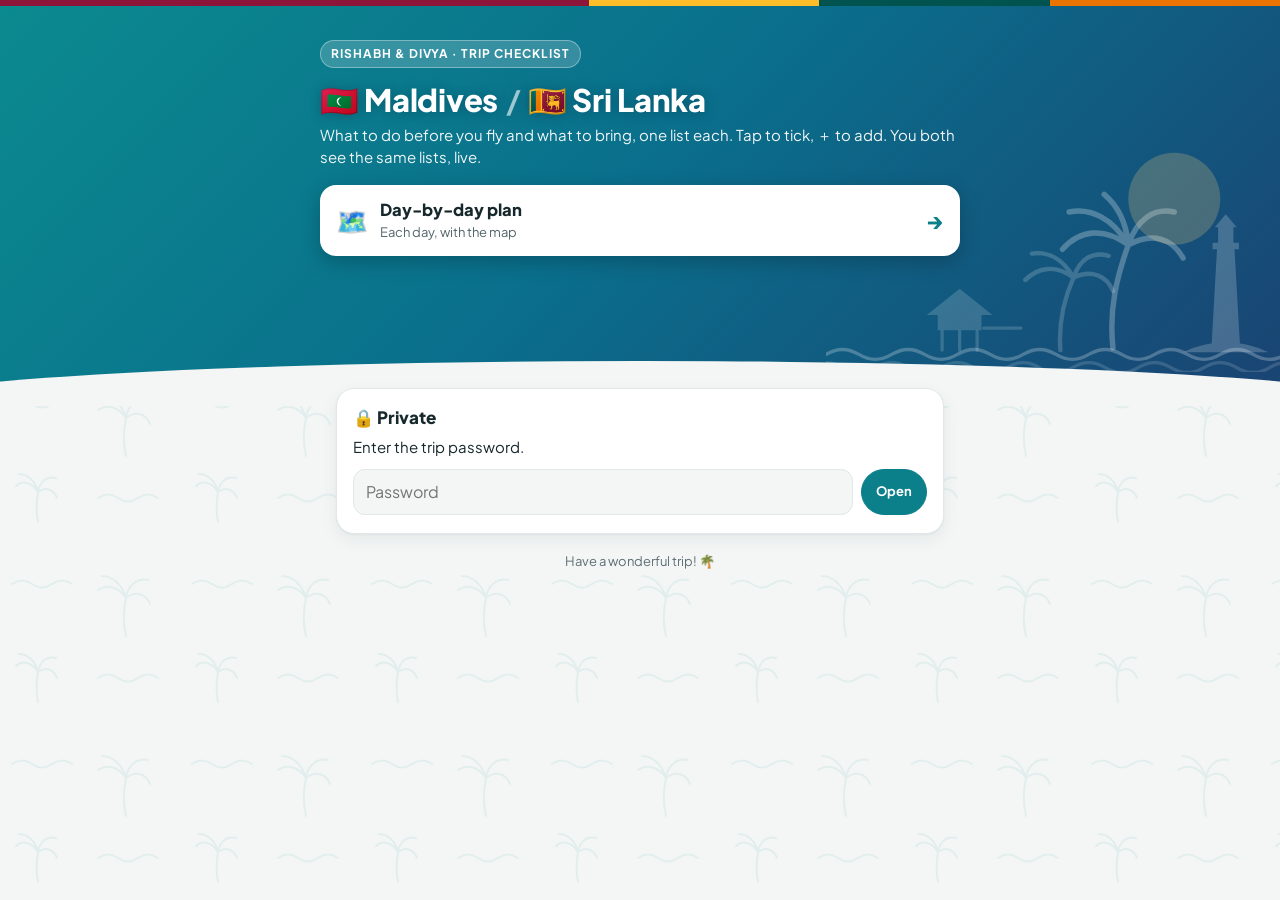
<file: index.html>
<!doctype html>
<html lang="en">
<head>
<meta charset="utf-8">
<meta name="viewport" content="width=device-width, initial-scale=1">
<meta name="robots" content="noindex, nofollow">
<meta name="referrer" content="no-referrer">
<title>Maldives / Sri Lanka: checklist</title>
<link rel="preconnect" href="https://fonts.googleapis.com">
<link rel="preconnect" href="https://fonts.gstatic.com" crossorigin>
<link href="https://fonts.googleapis.com/css2?family=Plus+Jakarta+Sans:wght@400;600;700;800&display=swap" rel="stylesheet">
<link rel="icon" href="data:image/svg+xml,%3Csvg xmlns='http://www.w3.org/2000/svg' viewBox='0 0 100 100'%3E%3Ctext y='.9em' font-size='88'%3E%F0%9F%8C%B4%3C/text%3E%3C/svg%3E">
<link rel="stylesheet" href="style.css?v=7">
</head>
<body>
<div class="hero"><div class="hero-inner">
  <span class="eyebrow">Rishabh &amp; Divya · trip checklist</span>
  <h1 class="trip">🇲🇻 Maldives <span class="sep">/</span> 🇱🇰 Sri Lanka</h1>
  <p>What to do before you fly and what to bring, one list each. Tap to tick, ＋ to add. You both see the same lists, live.</p>
  <a class="cta-hero" href="day-plan.html"><span>🗺️</span><span><b>Day-by-day plan</b><small>Each day, with the map</small></span><span class="arrow">→</span></a>
</div></div>
<main>

<div id="app" hidden>
  <div class="who" role="group" aria-label="Whose list">
    <button type="button" id="who-rishabh" aria-pressed="true">Rishabh<small></small></button>
    <button type="button" id="who-divya" aria-pressed="false">Divya<small></small></button>
  </div>
  <div class="progress"><div class="meter"><span id="meter"></span></div><div class="count" id="count"></div></div>
  <div class="bar">
    <div class="sync" id="sync" role="status">Connecting…</div>
    <button type="button" id="edit" aria-pressed="false">✎ Edit list</button>
  </div>
  <div id="lists"></div>
  <div class="foot-actions"><button type="button" id="untick">Untick everything on this list</button></div>
</div>

<section id="gate" class="gate" hidden>
  <h2>🔒 Private</h2>
  <p id="gate-msg">Enter the trip password.</p>
  <form id="gate-form">
    <input id="gate-input" type="password" autocomplete="current-password" autocapitalize="off" spellcheck="false" placeholder="Password" aria-label="Trip password">
    <button type="submit">Open</button>
  </form>
</section>

<footer>Have a wonderful trip! 🌴<br><button type="button" id="lock" hidden>🔒 Lock on this phone</button></footer>
</main>
<script src="config.js?v=7"></script>
<script src="core.js?v=7"></script>
<script src="app.js?v=7"></script>
</body>
</html>
</file>
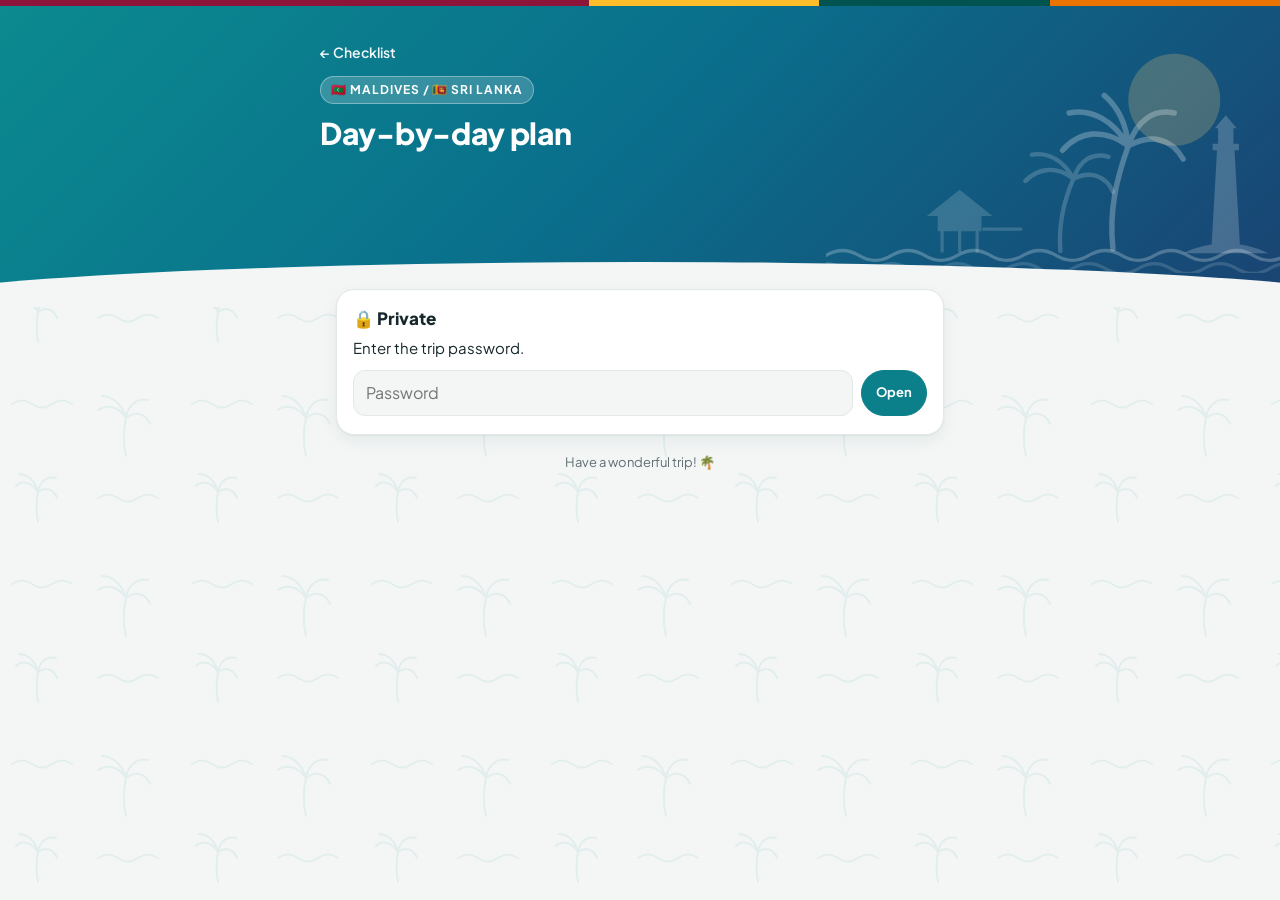
<file: day-plan.html>
<!doctype html>
<html lang="en">
<head>
<meta charset="utf-8">
<meta name="viewport" content="width=device-width, initial-scale=1">
<meta name="robots" content="noindex, nofollow">
<meta name="referrer" content="no-referrer">
<title>Maldives / Sri Lanka: day-by-day plan</title>
<link rel="preconnect" href="https://fonts.googleapis.com">
<link rel="preconnect" href="https://fonts.gstatic.com" crossorigin>
<link href="https://fonts.googleapis.com/css2?family=Plus+Jakarta+Sans:wght@400;600;700;800&display=swap" rel="stylesheet">
<link rel="icon" href="data:image/svg+xml,%3Csvg xmlns='http://www.w3.org/2000/svg' viewBox='0 0 100 100'%3E%3Ctext y='.9em' font-size='88'%3E%F0%9F%8C%B4%3C/text%3E%3C/svg%3E">
<link rel="stylesheet" href="style.css?v=7">
</head>
<body>
<!-- After changing style.css or a .js file, raise the ?v= number on the links below (both pages) so phones load the new copy.
     The plan is not in this page. It is loaded from the database after the password (plan.js).
     To change it: edit ~/sri-lanka-maldives-trip/site-admin/plan.json, then node site-admin/plan.mjs push -->
<div class="hero"><div class="hero-inner">
  <a class="back" href="./">← Checklist</a>
  <div class="eyebrow-row"><span class="eyebrow">🇲🇻 Maldives / 🇱🇰 Sri Lanka</span></div>
  <h1>Day-by-day plan</h1>
  <p id="subtitle"></p>
</div></div>
<main>

<div id="app" hidden>
  <nav class="days" id="days" aria-label="Jump to a day"></nav>
  <div class="sync" id="sync" role="status" hidden></div>
  <div id="plan"></div>
</div>

<section id="gate" class="gate" hidden>
  <h2>🔒 Private</h2>
  <p id="gate-msg">Enter the trip password.</p>
  <form id="gate-form">
    <input id="gate-input" type="password" autocomplete="current-password" autocapitalize="off" spellcheck="false" placeholder="Password" aria-label="Trip password">
    <button type="submit">Open</button>
  </form>
</section>

<footer>Have a wonderful trip! 🌴<br><button type="button" id="lock" hidden>🔒 Lock on this phone</button></footer>
</main>
<script src="config.js?v=7"></script>
<script src="core.js?v=7"></script>
<script src="plan.js?v=7"></script>
</body>
</html>
</file>
<file: style.css>
/* Maldives / Sri Lanka trip site. Based on the Phuket checklist's stylesheet (same cards, rows and day plan),
   with a lagoon palette and the parts the shared bring list needs (person switch, add row, edit mode). */
:root {
  --bg: #f3f6f5;
  --card: #ffffff;
  --ink: #17282d;
  --muted: #5f6f74;
  --line: #e1e8e7;
  --accent: #0b7f8a;
  --accent-soft: #dff1f1;
  --sun: #c9701c;
  --done: #9aa7aa;
  --danger: #b3261e;
  --warn-bg: #fff4e3;
  --warn-ink: #7a4a10;
  --box: #c3cfce;
  --shadow: 0 1px 2px rgba(23, 40, 45, .05), 0 6px 18px rgba(23, 40, 45, .06);
  --hero: linear-gradient(135deg, #0b8a8f 0%, #0a6f8c 48%, #1a4372 100%);
}
@media (prefers-color-scheme: dark) {
  :root {
    --bg: #0e1719;
    --card: #17242a;
    --ink: #e9f1f1;
    --muted: #97a8ab;
    --line: #26363b;
    --accent: #4fc7cf;
    --accent-soft: #143338;
    --sun: #f2a959;
    --done: #63736f;
    --danger: #ff8a80;
    --warn-bg: #33270f;
    --warn-ink: #f2cf94;
    --box: #46595d;
    --shadow: 0 1px 2px rgba(0, 0, 0, .3), 0 6px 18px rgba(0, 0, 0, .25);
    --hero: linear-gradient(135deg, #0a5f66 0%, #0a4e66 48%, #142f52 100%);
  }
}

* { box-sizing: border-box; }
html { -webkit-text-size-adjust: 100%; }
body {
  margin: 0;
  background: var(--bg);
  color: var(--ink);
  font: 16px/1.5 "Plus Jakarta Sans", -apple-system, "Segoe UI", Roboto, Arial, sans-serif;
  -webkit-font-smoothing: antialiased;
}
a { color: var(--accent); }
[hidden] { display: none !important; }

/* Hero */
.hero {
  background: var(--hero);
  color: #fff;
  padding: 34px 16px 64px;
  position: relative;
  overflow: hidden;
}
.hero::after {
  content: "";
  position: absolute;
  left: -10%; right: -10%; bottom: -1px;
  height: 46px;
  background: var(--bg);
  border-radius: 50% 50% 0 0 / 100% 100% 0 0;
}
.hero-inner { max-width: 640px; margin: 0 auto; position: relative; z-index: 1; }
.eyebrow {
  display: inline-block;
  font-size: 12px; font-weight: 700; letter-spacing: .08em; text-transform: uppercase;
  background: rgba(255, 255, 255, .18);
  border: 1px solid rgba(255, 255, 255, .35);
  padding: 4px 10px; border-radius: 999px;
}
.hero h1 { font-size: 30px; line-height: 1.15; margin: 12px 0 6px; font-weight: 800; letter-spacing: -.01em; }
.hero p { margin: 0; opacity: .94; font-size: 15px; }

main { max-width: 640px; margin: -34px auto 0; padding: 0 16px 64px; position: relative; z-index: 2; }

/* Link to the other page */
.cta-hero {
  display: flex; align-items: center; gap: 12px;
  margin-top: 16px; padding: 13px 16px; border-radius: 16px;
  background: #fff; color: #17282d; text-decoration: none;
  box-shadow: 0 6px 20px rgba(0, 0, 0, .22);
}
.cta-hero > span:first-child { font-size: 26px; }
.cta-hero b { display: block; font-size: 16.5px; font-weight: 800; }
.cta-hero small { display: block; font-size: 13px; color: #55666b; margin-top: 1px; }
.cta-hero .arrow { margin-left: auto; font-size: 22px; font-weight: 800; color: #0b7f8a; }
.back { display: inline-block; color: #fff; text-decoration: none; font-weight: 600; font-size: 14px; opacity: .95; }

/* Person switch */
.who {
  display: grid; grid-template-columns: 1fr 1fr; gap: 6px;
  background: var(--card); border: 1px solid var(--line); border-radius: 18px;
  padding: 6px; box-shadow: var(--shadow);
}
.who button {
  margin: 0; border: 0; border-radius: 13px; padding: 10px 8px;
  background: transparent; color: var(--muted);
  font: inherit; font-weight: 800; font-size: 16px; cursor: pointer;
  display: flex; flex-direction: column; align-items: center; gap: 1px;
}
.who button small { font-size: 12px; font-weight: 700; opacity: .85; }
.who button[aria-pressed="true"] { background: var(--accent); color: #fff; }
@media (prefers-color-scheme: dark) { .who button[aria-pressed="true"] { color: #06262a; } }

/* Sticky progress */
.progress {
  position: sticky; top: 10px; z-index: 5;
  background: var(--card);
  border: 1px solid var(--line);
  border-radius: 16px;
  padding: 12px 14px;
  margin-top: 10px;
  box-shadow: var(--shadow);
  display: flex; align-items: center; gap: 12px;
}
.progress .meter { flex: 1; height: 10px; background: var(--line); border-radius: 999px; overflow: hidden; }
.progress .meter span { display: block; height: 100%; width: 0; background: linear-gradient(90deg, var(--sun), var(--accent)); border-radius: 999px; transition: width .35s ease; }
.progress .count { font-size: 13px; font-weight: 700; color: var(--muted); white-space: nowrap; }

/* Status line + edit switch */
.bar { display: flex; align-items: center; justify-content: space-between; gap: 10px; margin: 8px 4px 0; }
.sync { font-size: 12px; font-weight: 700; color: var(--muted); }
.sync.ok { color: var(--accent); }
.sync.warn { color: var(--sun); }
.sync.bad { color: var(--danger); }

button {
  margin: 8px 0 10px; background: transparent;
  border: 1px solid var(--line); color: var(--muted);
  border-radius: 999px; padding: 8px 14px;
  font: inherit; font-size: 13px; font-weight: 700; cursor: pointer;
}
button:hover { border-color: var(--accent); color: var(--accent); }
button:focus-visible, a:focus-visible, input:focus-visible { outline: 2px solid var(--accent); outline-offset: 2px; }
.bar button { margin: 0; padding: 6px 12px; white-space: nowrap; }
body.editing .bar button { background: var(--accent); border-color: var(--accent); color: #fff; }

/* Cards */
section {
  background: var(--card);
  border: 1px solid var(--line);
  border-radius: 18px;
  padding: 16px 16px 8px;
  margin: 16px 0;
  box-shadow: var(--shadow);
}
section h2 {
  font-size: 17px; font-weight: 800; margin: 0 0 6px;
  display: flex; justify-content: space-between; align-items: center; gap: 10px;
}
section h2 small {
  font-size: 12px; font-weight: 700; color: var(--accent);
  background: var(--accent-soft); padding: 3px 9px; border-radius: 999px; white-space: nowrap;
}
section.complete { border-color: var(--accent); }
section.complete h2 small { background: var(--accent); color: #fff; }
@media (prefers-color-scheme: dark) { section.complete h2 small { color: #06262a; } }
.empty { font-size: 14px; color: var(--muted); margin: 2px 0 8px; }

/* Checklist rows */
.row { display: flex; align-items: flex-start; gap: 4px; border-top: 1px solid var(--line); }
.row:first-child { border-top: 0; }
.row label {
  flex: 1; min-width: 0;
  display: flex; gap: 12px; align-items: flex-start;
  padding: 11px 4px; margin: 0 -4px;
  cursor: pointer; border-radius: 10px;
  -webkit-tap-highlight-color: transparent;
}
.row label:active { background: var(--accent-soft); }
input[type=checkbox] {
  appearance: none; -webkit-appearance: none;
  flex: 0 0 24px; width: 24px; height: 24px; margin: 0;
  border: 2px solid var(--box); border-radius: 8px;
  display: grid; place-content: center; cursor: pointer;
  background: var(--card);
  transition: background .15s, border-color .15s, transform .1s;
}
input[type=checkbox]:active { transform: scale(.92); }
input[type=checkbox]::after {
  content: ""; width: 6px; height: 11px;
  border: solid #fff; border-width: 0 2.5px 2.5px 0;
  transform: rotate(45deg) scale(0); margin-top: -2px;
  transition: transform .15s ease;
}
input[type=checkbox]:checked { background: var(--accent); border-color: var(--accent); }
input[type=checkbox]:checked::after { transform: rotate(45deg) scale(1); }
.row label span { padding-top: 1px; transition: color .15s; overflow-wrap: anywhere; }
.row input:checked + span { color: var(--done); text-decoration: line-through; text-decoration-thickness: 1.5px; }
.row.pending label span::after { content: " ⏳"; font-size: 12px; }

/* Edit mode: rename and remove */
.row .acts { display: none; gap: 4px; padding-top: 7px; }
body.editing .row .acts { display: flex; }
.row .acts button {
  margin: 0; width: 34px; height: 34px; padding: 0; border-radius: 10px;
  font-size: 15px; line-height: 1; display: grid; place-content: center;
}
.row .acts .del { color: var(--danger); }
.row .acts .del:hover { border-color: var(--danger); }

/* Add an item */
.add { border-top: 1px solid var(--line); padding: 8px 0 4px; }
.add > button {
  margin: 0; border: 0; padding: 8px 4px; border-radius: 10px;
  color: var(--accent); font-size: 14.5px; font-weight: 800;
}
.add form { display: grid; grid-template-columns: 1fr auto auto; gap: 8px; align-items: center; padding: 4px 0 6px; }
.add input[type=text] {
  min-width: 0; width: 100%;
  font: inherit; font-size: 16px; /* 16px stops iPhone zooming in */
  color: var(--ink); background: var(--bg);
  border: 1.5px solid var(--line); border-radius: 12px; padding: 10px 12px;
}
.add input[type=text]:focus { border-color: var(--accent); outline: none; }
.add form button { margin: 0; }
.add form .go { background: var(--accent); border-color: var(--accent); color: #fff; padding: 10px 16px; font-size: 14px; }
@media (prefers-color-scheme: dark) { .add form .go, body.editing .bar button { color: #06262a; } }
.add form .x { width: 38px; height: 38px; padding: 0; font-size: 15px; }
.add .both {
  grid-column: 1 / -1;
  display: flex; align-items: center; gap: 8px;
  font-size: 13.5px; color: var(--muted); cursor: pointer; padding: 0 2px;
}
.add .both input { flex: 0 0 20px; width: 20px; height: 20px; border-radius: 6px; }
.add .both input::after { width: 5px; height: 9px; }

/* Notices */
.note { font-size: 14px; color: var(--muted); margin: 4px 0 8px; }
.tip { margin: 8px 0 8px; padding: 9px 12px; border-radius: 12px; background: var(--warn-bg); color: var(--warn-ink); font-size: 13.5px; }
.gate h2 { display: block; }
.gate p { margin: 6px 0 10px; font-size: 15px; }
.gate form { display: grid; grid-template-columns: 1fr auto; gap: 8px; margin-bottom: 10px; }
.gate input {
  min-width: 0; font: inherit; font-size: 16px; color: var(--ink); background: var(--bg);
  border: 1.5px solid var(--line); border-radius: 12px; padding: 10px 12px;
}
.gate form button { margin: 0; background: var(--accent); border-color: var(--accent); color: #fff; }
.gate form button:disabled { opacity: .6; }
footer button { margin-top: 14px; }
#plan + .sync, #days + .sync { margin: 2px 4px 0; }
.foot-actions { text-align: center; margin-top: 18px; }
footer { text-align: center; color: var(--muted); font-size: 13px; margin-top: 18px; }

/* Day plan */
.days { display: flex; gap: 6px; overflow-x: auto; padding: 2px 0 6px; scrollbar-width: none; }
.days::-webkit-scrollbar { display: none; }
.days a {
  flex: 0 0 auto; text-decoration: none; text-align: center;
  background: var(--card); border: 1px solid var(--line); border-radius: 12px;
  padding: 6px 10px; font-size: 12px; font-weight: 700; color: var(--muted); box-shadow: var(--shadow);
}
.days a b { display: block; font-size: 15px; color: var(--ink); font-weight: 800; }
.days a.today { border-color: var(--accent); background: var(--accent-soft); }
.leg { margin: 24px 4px 0; font-size: 13px; font-weight: 800; letter-spacing: .08em; text-transform: uppercase; color: var(--muted); }
.day { scroll-margin-top: 10px; }
/* A day with a red glow ("tint": "rose" in the plan) and a label ("badge" in the plan).
   Today's outline still shows on top of the glow. */
.day.tint-rose, .days a.tint-rose {
  --rose-bg: #fde6e8; --rose-line: #efb9be; --rose-wash: rgba(226, 54, 76, .26);
  --rose-glow: rgba(214, 40, 62, .34); --rose-ink: #9c1428; --rose-pill: #f8c9ce;
}
@media (prefers-color-scheme: dark) {
  .day.tint-rose, .days a.tint-rose {
    --rose-bg: #2c171c; --rose-line: #70303a; --rose-wash: rgba(255, 72, 96, .24);
    --rose-glow: rgba(255, 64, 88, .36); --rose-ink: #ffc2c8; --rose-pill: #5c232d;
  }
}
.day.tint-rose {
  background:
    radial-gradient(130% 85% at 100% 0%, var(--rose-wash) 0%, transparent 62%),
    radial-gradient(90% 60% at 0% 100%, var(--rose-wash) 0%, transparent 60%),
    var(--rose-bg);
  border-color: var(--rose-line); --line: var(--rose-line);
  box-shadow: 0 0 0 1px var(--rose-line), 0 0 30px 3px var(--rose-glow);
}
.days a.tint-rose { background: var(--rose-bg); border-color: var(--rose-line); box-shadow: 0 0 0 1px var(--rose-line), 0 2px 7px var(--rose-glow); }
.day-top { display: flex; align-items: center; justify-content: space-between; gap: 8px; flex-wrap: wrap; }
.badge {
  font-size: 12.5px; font-weight: 800; white-space: nowrap;
  padding: 3px 10px; border-radius: 999px; background: var(--accent-soft); color: var(--accent);
}
.day.tint-rose .badge { background: var(--rose-pill); color: var(--rose-ink); box-shadow: 0 0 12px var(--rose-glow); }
.day.today { border-color: var(--accent); box-shadow: 0 0 0 2px var(--accent-soft), var(--shadow); }
.day .date { font-size: 12px; font-weight: 800; letter-spacing: .06em; text-transform: uppercase; color: var(--sun); }
.day h2 { margin-top: 2px; display: block; }
.day h2 .sub { display: block; font-size: 13px; font-weight: 600; color: var(--muted); margin-top: 1px; }
.status {
  display: inline-block; margin: 2px 0 6px; font-size: 12px; font-weight: 800;
  padding: 3px 10px; border-radius: 999px; background: var(--accent-soft); color: var(--accent);
}
.status.open { background: var(--warn-bg); color: var(--warn-ink); }
.stop { display: grid; grid-template-columns: 64px 1fr; gap: 10px; padding: 10px 0; border-top: 1px solid var(--line); }
.stop:first-of-type { border-top: 0; }
.stop .time { font-size: 13px; font-weight: 800; color: var(--accent); padding-top: 2px; }
.stop .what { font-size: 15px; min-width: 0; }
.stop .what small { display: block; color: var(--muted); font-size: 13px; margin-top: 2px; }
.opt { font-size: 11px; font-weight: 800; letter-spacing: .05em; text-transform: uppercase; color: var(--muted); border: 1px solid var(--line); border-radius: 6px; padding: 0 5px; margin-left: 4px; white-space: nowrap; }
.top { font-size: 11px; font-weight: 800; letter-spacing: .05em; text-transform: uppercase; color: #fff; background: var(--sun); border-radius: 6px; padding: 1px 6px; margin-left: 4px; white-space: nowrap; }
.pin {
  display: inline-block; font-weight: 700; font-size: 13.5px;
  background: var(--accent-soft); color: var(--accent);
  padding: 1px 8px; border-radius: 6px; text-decoration: none;
}
a.pin:hover { text-decoration: underline; }

/* Contacts */
.help .contacts { display: grid; gap: 8px; margin: 6px 0 8px; }
.help .contacts a {
  display: flex; justify-content: space-between; align-items: center; gap: 12px;
  padding: 11px 12px; border-radius: 12px; background: var(--accent-soft);
  color: var(--ink); text-decoration: none; font-weight: 600; font-size: 15px;
}
.help .contacts a b { color: var(--accent); white-space: nowrap; }
.help h3 { font-size: 12px; font-weight: 800; letter-spacing: .06em; text-transform: uppercase; color: var(--muted); margin: 10px 0 4px; }

@media (max-width: 380px) {
  .hero h1 { font-size: 26px; }
  .stop { grid-template-columns: 56px 1fr; }
}
@media (prefers-reduced-motion: reduce) { * { transition: none !important; } }

/* ---- Trip identity (25 Nov): this is the Maldives / Sri Lanka site, not the Phuket one. ----
   A stripe in Sri Lanka's flag colours at the very top, a palm / lighthouse / water-villa drawing in the
   header, and a faint palm-and-wave pattern behind the page. All drawn here; no image files. */
body::before {
  content: ""; display: block; height: 6px;
  background: linear-gradient(90deg, #8d153a 0 46%, #ffbe29 46% 64%, #00534e 64% 82%, #eb7400 82% 100%);
}
body { background-image: url("data:image/svg+xml,%3Csvg xmlns='http://www.w3.org/2000/svg' width='180' height='180' viewBox='0 0 180 180' fill='none' stroke='%230b7f8a' stroke-opacity='.075' stroke-width='2' stroke-linecap='round'%3E %3Cpath d='M12 44 q10 -7 20 0 t20 0 t20 0'/%3E%3Cpath d='M98 138 q10 -7 20 0 t20 0 t20 0'/%3E %3Cpath d='M126 58 C118 46 106 44 98 50 M126 58 C122 44 112 36 102 36 M126 58 C128 44 138 38 148 40 M126 58 C136 50 146 54 150 64 M126 58 C123 72 123 84 126 96'/%3E %3Cpath d='M38 132 C32 122 22 120 16 126 M38 132 C35 120 27 114 19 114 M38 132 C40 120 48 116 56 118 M38 132 C46 126 54 130 57 138 M38 132 C36 144 36 152 38 162'/%3E %3C/svg%3E"); background-size: 180px 180px; }
@media (prefers-color-scheme: dark) { body { background-image: url("data:image/svg+xml,%3Csvg xmlns='http://www.w3.org/2000/svg' width='180' height='180' viewBox='0 0 180 180' fill='none' stroke='%234fc7cf' stroke-opacity='.06' stroke-width='2' stroke-linecap='round'%3E %3Cpath d='M12 44 q10 -7 20 0 t20 0 t20 0'/%3E%3Cpath d='M98 138 q10 -7 20 0 t20 0 t20 0'/%3E %3Cpath d='M126 58 C118 46 106 44 98 50 M126 58 C122 44 112 36 102 36 M126 58 C128 44 138 38 148 40 M126 58 C136 50 146 54 150 64 M126 58 C123 72 123 84 126 96'/%3E %3Cpath d='M38 132 C32 122 22 120 16 126 M38 132 C35 120 27 114 19 114 M38 132 C40 120 48 116 56 118 M38 132 C46 126 54 130 57 138 M38 132 C36 144 36 152 38 162'/%3E %3C/svg%3E"); } }
.hero::before {
  content: ""; position: absolute; right: -6px; bottom: 34px;
  width: min(92%, 460px); aspect-ratio: 420 / 230;
  background: url("data:image/svg+xml,%3Csvg xmlns='http://www.w3.org/2000/svg' viewBox='0 0 420 230' fill='none' stroke-linecap='round' stroke-linejoin='round'%3E %3Ccircle cx='318' cy='72' r='42' fill='%23ffd27a' fill-opacity='.22'/%3E %3Cpath fill='%23fff' fill-opacity='.2' d='M352 206 L357 118 H353 V112 H358 V98 H355 L365 86 L375 98 H372 V112 H377 V118 H373 L378 206 Z M326 212 Q365 194 404 212 Z'/%3E %3Cpath stroke='%23fff' stroke-opacity='.26' stroke-width='5' d='M262 208 C258 172 266 142 276 114 M276 114 C254 98 232 100 216 118 M276 114 C262 90 242 80 222 84 M276 114 C274 92 266 78 254 68 M276 114 C284 90 300 80 318 84 M276 114 C298 102 316 108 326 126'/%3E %3Cpath stroke='%23fff' stroke-opacity='.18' stroke-width='4' d='M214 210 C212 184 218 162 226 144 M226 144 C210 132 194 134 182 146 M226 144 C216 126 202 120 188 122 M226 144 C232 126 244 120 258 124 M226 144 C242 136 256 142 262 156'/%3E %3Cpath fill='%23fff' fill-opacity='.16' d='M92 178 L122 154 L152 178 H142 V192 H102 V178 Z'/%3E %3Cpath stroke='%23fff' stroke-opacity='.16' stroke-width='3' d='M106 193 V210 M122 193 V210 M138 193 V210 M144 190 H178'/%3E %3Cpath stroke='%23fff' stroke-width='3' stroke-opacity='.24' d='M0 214 q15 -9 30 0 t30 0 t30 0 t30 0 t30 0 t30 0 t30 0 t30 0 t30 0 t30 0 t30 0 t30 0 t30 0 t30 0'/%3E %3Cpath stroke='%23fff' stroke-width='3' stroke-opacity='.14' d='M-15 226 q15 -9 30 0 t30 0 t30 0 t30 0 t30 0 t30 0 t30 0 t30 0 t30 0 t30 0 t30 0 t30 0 t30 0 t30 0 t30 0'/%3E %3C/svg%3E") no-repeat right bottom / contain;
  pointer-events: none;
}
.hero { padding-bottom: 150px; }
.hero h1.trip { font-size: 31px; margin-top: 14px; text-shadow: 0 1px 12px rgba(6, 40, 60, .35); }
.hero h1.trip .sep { opacity: .6; font-weight: 600; margin: 0 2px; }
.hero .eyebrow-row { margin-top: 12px; }
@media (max-width: 380px) { .hero h1.trip { font-size: 26px; } }

/* Delete needs a two-second press (app.js): the button fills up while it is held. */
.row .acts .del { width: auto; min-width: 34px; padding: 0 9px; font-size: 13px; font-weight: 700; -webkit-touch-callout: none; -webkit-user-select: none; user-select: none; touch-action: none; white-space: nowrap; }
.row .acts .del.holding {
  color: #fff; border-color: var(--danger);
  background: linear-gradient(var(--danger), var(--danger)) no-repeat left / 0% 100%;
  animation: holdfill 1s linear forwards;
}
@keyframes holdfill { to { background-size: 100% 100%; } }
</file>
